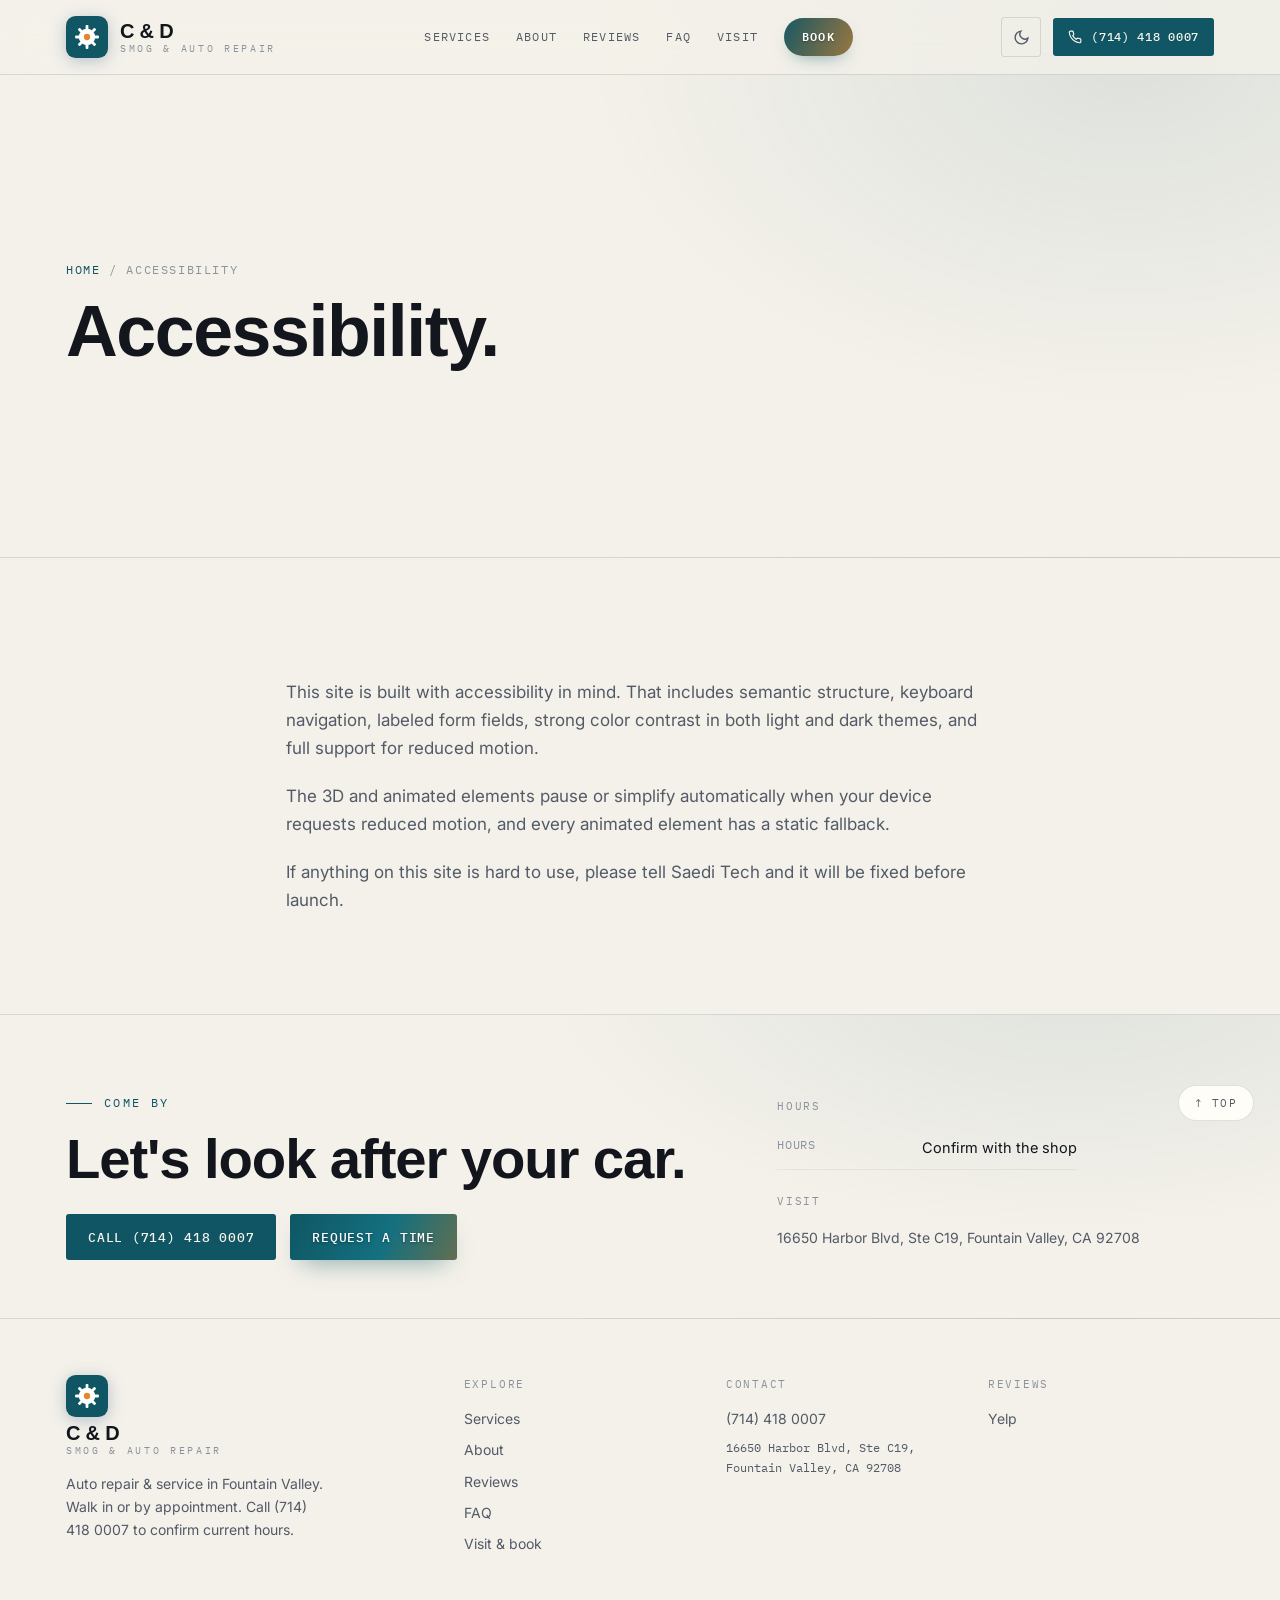
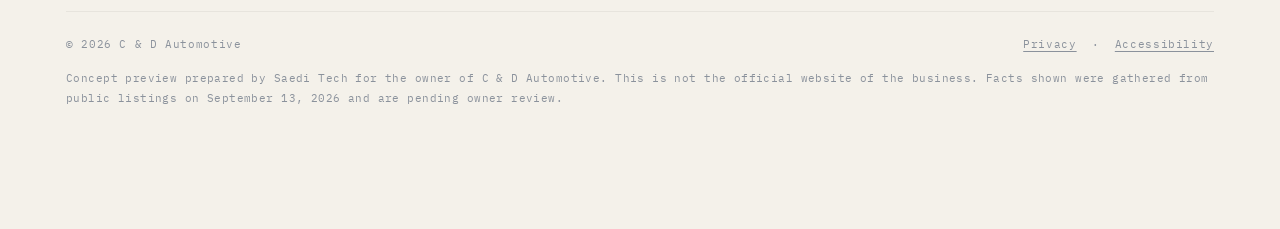
<file: accessibility.html>
<!doctype html>
<html lang="en">
<head>
<meta charset="utf-8" />
<meta name="viewport" content="width=device-width, initial-scale=1" />
<meta name="robots" content="noindex, nofollow" />
<title>Accessibility · C &amp; D Automotive</title>
<meta name="description" content="Accessibility statement for the C &amp; D Automotive website." />
<meta property="og:title" content="Accessibility · C &amp; D Automotive" /><meta property="og:type" content="website" />
<link rel="icon" href="data:image/svg+xml,%3Csvg xmlns='http://www.w3.org/2000/svg' viewBox='0 0 48 48'%3E%3Crect width='48' height='48' rx='11' fill='%230f5563'/%3E%3Crect x='22.4' y='10.4' width='3.2' height='5.4' rx='1.1' transform='rotate(0 24 24)' fill='%23fff'/%3E%3Crect x='22.4' y='10.4' width='3.2' height='5.4' rx='1.1' transform='rotate(45 24 24)' fill='%23fff'/%3E%3Crect x='22.4' y='10.4' width='3.2' height='5.4' rx='1.1' transform='rotate(90 24 24)' fill='%23fff'/%3E%3Crect x='22.4' y='10.4' width='3.2' height='5.4' rx='1.1' transform='rotate(135 24 24)' fill='%23fff'/%3E%3Crect x='22.4' y='10.4' width='3.2' height='5.4' rx='1.1' transform='rotate(180 24 24)' fill='%23fff'/%3E%3Crect x='22.4' y='10.4' width='3.2' height='5.4' rx='1.1' transform='rotate(225 24 24)' fill='%23fff'/%3E%3Crect x='22.4' y='10.4' width='3.2' height='5.4' rx='1.1' transform='rotate(270 24 24)' fill='%23fff'/%3E%3Crect x='22.4' y='10.4' width='3.2' height='5.4' rx='1.1' transform='rotate(315 24 24)' fill='%23fff'/%3E%3Ccircle cx='24' cy='24' r='9.4' fill='%23fff'/%3E%3Ccircle cx='24' cy='24' r='3.6' fill='%23e0862e'/%3E%3C/svg%3E">
<link rel="preconnect" href="https://fonts.googleapis.com"><link rel="preconnect" href="https://fonts.gstatic.com" crossorigin>
<link href="https://fonts.googleapis.com/css2?family=Bricolage+Grotesque:opsz,wght@12..96,600;12..96,700;12..96,800&family=Inter:wght@400;500;600&family=IBM+Plex+Mono:wght@400;500&display=swap" rel="stylesheet">
<link rel="stylesheet" href="assets/site.css">
<script type="importmap">{ "imports": { "three": "https://unpkg.com/three@0.160.0/build/three.module.js", "three/": "https://unpkg.com/three@0.160.0/" } }</script>

</head>
<body>
<a class="skip" href="#main">Skip to content</a>
<header class="sitehead" id="sitehead">
<nav class="top" aria-label="Main">
  <div class="wrap navin">
    <a class="logo" href="index.html" aria-label="C &amp; D Automotive, home">
      <svg class="emblem" viewBox="0 0 48 48" aria-hidden="true"><rect width="48" height="48" rx="11" fill="var(--indigo)"/><rect x='22.4' y='10.4' width='3.2' height='5.4' rx='1.1' transform='rotate(0 24 24)' fill='#fff'/><rect x='22.4' y='10.4' width='3.2' height='5.4' rx='1.1' transform='rotate(45 24 24)' fill='#fff'/><rect x='22.4' y='10.4' width='3.2' height='5.4' rx='1.1' transform='rotate(90 24 24)' fill='#fff'/><rect x='22.4' y='10.4' width='3.2' height='5.4' rx='1.1' transform='rotate(135 24 24)' fill='#fff'/><rect x='22.4' y='10.4' width='3.2' height='5.4' rx='1.1' transform='rotate(180 24 24)' fill='#fff'/><rect x='22.4' y='10.4' width='3.2' height='5.4' rx='1.1' transform='rotate(225 24 24)' fill='#fff'/><rect x='22.4' y='10.4' width='3.2' height='5.4' rx='1.1' transform='rotate(270 24 24)' fill='#fff'/><rect x='22.4' y='10.4' width='3.2' height='5.4' rx='1.1' transform='rotate(315 24 24)' fill='#fff'/><circle cx='24' cy='24' r='9.4' fill='#fff'/><circle cx='24' cy='24' r='3.6' fill='var(--shu)'/></svg>
      <span class="wm"><span class="n">C &amp; D</span><span class="s">Smog &amp; Auto Repair</span></span>
    </a>
    <div class="navlinks"><a href="services.html">Services</a><a href="about.html">About</a><a href="reviews.html">Reviews</a><a href="faq.html">FAQ</a><a href="visit.html">Visit</a><a href="index.html#book">Book</a></div>
    <div class="navright">
      <button class="tgl" id="themeTgl" aria-label="Switch between day and night theme" aria-pressed="false"><svg id="icMoon" viewBox="0 0 24 24" fill="none" stroke="currentColor" stroke-width="2" stroke-linecap="round"><path d="M21 12.8A9 9 0 1 1 11.2 3a7 7 0 0 0 9.8 9.8z"/></svg><svg id="icSun" viewBox="0 0 24 24" fill="none" stroke="currentColor" stroke-width="2" stroke-linecap="round" style="display:none"><circle cx="12" cy="12" r="4"/><path d="M12 2v2M12 20v2M4.9 4.9l1.4 1.4M17.7 17.7l1.4 1.4M2 12h2M20 12h2M4.9 19.1l1.4-1.4M17.7 6.3l1.4-1.4"/></svg></button>
      <a class="btn btn-fill btn-sm" href="tel:+17144180007"><svg width="14" height="14" viewBox="0 0 24 24" fill="none" stroke="currentColor" stroke-width="2" stroke-linecap="round" aria-hidden="true"><path d="M22 16.9v3a2 2 0 0 1-2.2 2 19.8 19.8 0 0 1-8.6-3 19.5 19.5 0 0 1-6-6 19.8 19.8 0 0 1-3-8.7A2 2 0 0 1 4.1 2h3a2 2 0 0 1 2 1.7c.13 1 .36 1.9.7 2.8a2 2 0 0 1-.45 2.1L8.1 9.9a16 16 0 0 0 6 6l1.3-1.3a2 2 0 0 1 2.1-.45c.9.34 1.8.57 2.8.7A2 2 0 0 1 22 16.9z"/></svg><span class="lbl">(714) 418 0007</span></a>
      <button class="burger" id="burger" aria-label="Open menu"><svg viewBox="0 0 24 24" fill="none" stroke="currentColor" stroke-width="2" stroke-linecap="round"><path d="M3 6h18M3 12h18M3 18h18"/></svg></button>
    </div>
  </div>
</nav>
</header>
<div class="mmenu" id="mmenu" aria-label="Menu">
  <button class="mclose" id="mclose" aria-label="Close menu">✕</button>
  <a href="services.html">Services</a><a href="about.html">About</a><a href="reviews.html">Reviews</a><a href="faq.html">FAQ</a><a href="visit.html">Visit</a><a href="visit.html">Get directions</a>
</div>
<header class="page-hero"><div class="wrap">
    <p class="crumb"><a href="index.html">Home</a> / Accessibility</p>
    <h1 class="ph">Accessibility.</h1>
    <p class="pl"></p>
  </div></header><main id="main"><section><div class="wrap narrow prose">
  <p class="up">This site is built with accessibility in mind. That includes semantic structure, keyboard navigation, labeled form fields, strong color contrast in both light and dark themes, and full support for reduced motion.</p>
  <p class="up">The 3D and animated elements pause or simplify automatically when your device requests reduced motion, and every animated element has a static fallback.</p>
  <p class="up">If anything on this site is hard to use, please tell Saedi Tech and it will be fixed before launch.</p>
</div></section></main><footer>
  <button class="backtop" id="backtop" aria-label="Back to top">↑ Top</button>
  <div class="foot-hero"><div class="wrap"><div class="foot-top">
    <div class="foot-cta"><p class="kick">Come by</p><h2>Let's look after your car.</h2><div class="cta"><a class="btn btn-fill" href="tel:+17144180007">Call (714) 418 0007</a><a class="btn btn-book" href="index.html#book">Request a time</a></div></div>
    <div class="foot-hours"><p class="ft">Hours</p><div class="hrow"><span>Hours</span><span>Confirm with the shop</span></div><p class="ft" style="margin-top:22px">Visit</p><p class="addr">16650 Harbor Blvd, Ste C19, Fountain Valley, CA 92708</p></div>
  </div></div></div>
  <div class="wrap foot-main">
    <div class="fgrid">
      <div class="fbrand">
        <a class="logo" href="index.html" aria-label="C &amp; D Automotive, home"><svg class="emblem" viewBox="0 0 48 48" aria-hidden="true"><rect width="48" height="48" rx="11" fill="var(--indigo)"/><rect x='22.4' y='10.4' width='3.2' height='5.4' rx='1.1' transform='rotate(0 24 24)' fill='#fff'/><rect x='22.4' y='10.4' width='3.2' height='5.4' rx='1.1' transform='rotate(45 24 24)' fill='#fff'/><rect x='22.4' y='10.4' width='3.2' height='5.4' rx='1.1' transform='rotate(90 24 24)' fill='#fff'/><rect x='22.4' y='10.4' width='3.2' height='5.4' rx='1.1' transform='rotate(135 24 24)' fill='#fff'/><rect x='22.4' y='10.4' width='3.2' height='5.4' rx='1.1' transform='rotate(180 24 24)' fill='#fff'/><rect x='22.4' y='10.4' width='3.2' height='5.4' rx='1.1' transform='rotate(225 24 24)' fill='#fff'/><rect x='22.4' y='10.4' width='3.2' height='5.4' rx='1.1' transform='rotate(270 24 24)' fill='#fff'/><rect x='22.4' y='10.4' width='3.2' height='5.4' rx='1.1' transform='rotate(315 24 24)' fill='#fff'/><circle cx='24' cy='24' r='9.4' fill='#fff'/><circle cx='24' cy='24' r='3.6' fill='var(--shu)'/></svg><span class="wm"><span class="n">C &amp; D</span><span class="s">Smog &amp; Auto Repair</span></span></a>
        <p>Auto repair &amp; service in Fountain Valley. Walk in or by appointment. Call (714) 418 0007 to confirm current hours.</p>
      </div>
      <div class="fcol"><p class="ft">Explore</p><a href="services.html">Services</a><a href="about.html">About</a><a href="reviews.html">Reviews</a><a href="faq.html">FAQ</a><a href="visit.html">Visit &amp; book</a></div>
      <div class="fcol"><p class="ft">Contact</p><a href="tel:+17144180007">(714) 418 0007</a><p class="mono" style="font-size:12px">16650 Harbor Blvd, Ste C19, Fountain Valley, CA 92708</p></div>
      <div class="fcol"><p class="ft">Reviews</p><a href="https://www.yelp.com/biz/c-and-d-automotive-fountain-valley" target="_blank" rel="noopener">Yelp</a></div>
    </div>
    <div class="legal"><span>© 2026 C &amp; D Automotive</span><span><a href="privacy.html">Privacy</a> &nbsp;·&nbsp; <a href="accessibility.html">Accessibility</a></span></div>
    <p class="preview-note">Concept preview prepared by Saedi Tech for the owner of C &amp; D Automotive. This is not the official website of the business. Facts shown were gathered from public listings on September 13, 2026 and are pending owner review.</p>
  </div>
</footer>
<div class="callbar" role="navigation" aria-label="Quick actions">
  <a class="c1" href="tel:+17144180007"><svg width="14" height="14" viewBox="0 0 24 24" fill="none" stroke="currentColor" stroke-width="2" stroke-linecap="round" aria-hidden="true"><path d="M22 16.9v3a2 2 0 0 1-2.2 2 19.8 19.8 0 0 1-8.6-3 19.5 19.5 0 0 1-6-6 19.8 19.8 0 0 1-3-8.7A2 2 0 0 1 4.1 2h3a2 2 0 0 1 2 1.7c.13 1 .36 1.9.7 2.8a2 2 0 0 1-.45 2.1L8.1 9.9a16 16 0 0 0 6 6l1.3-1.3a2 2 0 0 1 2.1-.45c.9.34 1.8.57 2.8.7A2 2 0 0 1 22 16.9z"/></svg>Call the shop</a>
  <a class="c2" href="visit.html">Request a time</a>
</div>
<script src="assets/app.js" defer></script>
</body>
</html>
</file>
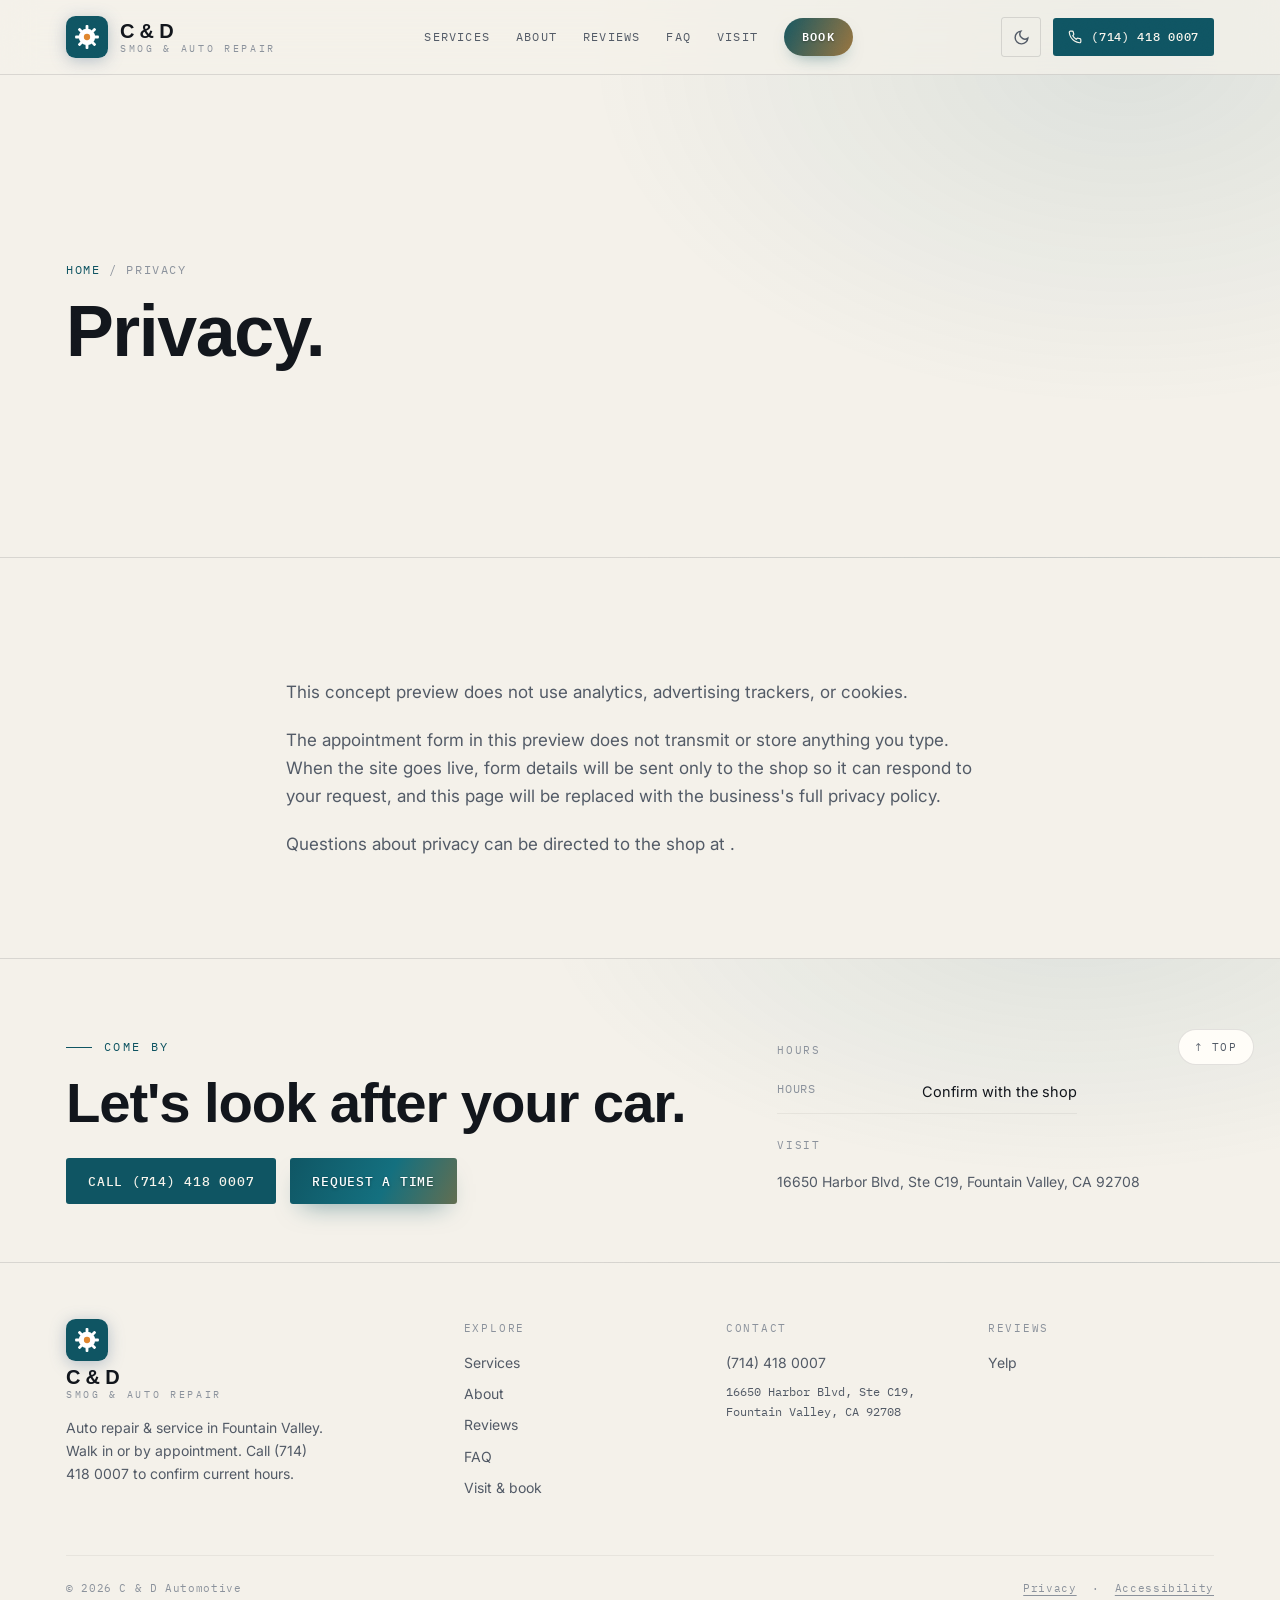
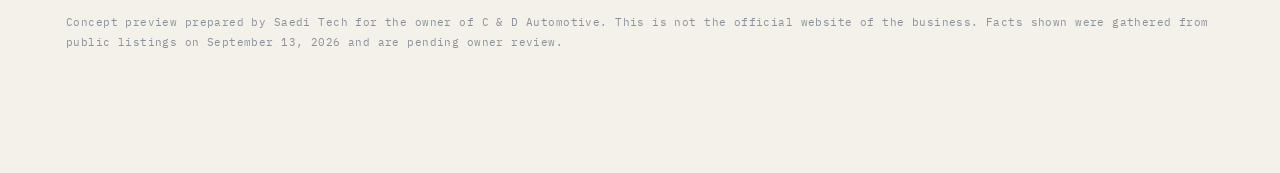
<file: privacy.html>
<!doctype html>
<html lang="en">
<head>
<meta charset="utf-8" />
<meta name="viewport" content="width=device-width, initial-scale=1" />
<meta name="robots" content="noindex, nofollow" />
<title>Privacy · C &amp; D Automotive</title>
<meta name="description" content="Privacy information for the C &amp; D Automotive website." />
<meta property="og:title" content="Privacy · C &amp; D Automotive" /><meta property="og:type" content="website" />
<link rel="icon" href="data:image/svg+xml,%3Csvg xmlns='http://www.w3.org/2000/svg' viewBox='0 0 48 48'%3E%3Crect width='48' height='48' rx='11' fill='%230f5563'/%3E%3Crect x='22.4' y='10.4' width='3.2' height='5.4' rx='1.1' transform='rotate(0 24 24)' fill='%23fff'/%3E%3Crect x='22.4' y='10.4' width='3.2' height='5.4' rx='1.1' transform='rotate(45 24 24)' fill='%23fff'/%3E%3Crect x='22.4' y='10.4' width='3.2' height='5.4' rx='1.1' transform='rotate(90 24 24)' fill='%23fff'/%3E%3Crect x='22.4' y='10.4' width='3.2' height='5.4' rx='1.1' transform='rotate(135 24 24)' fill='%23fff'/%3E%3Crect x='22.4' y='10.4' width='3.2' height='5.4' rx='1.1' transform='rotate(180 24 24)' fill='%23fff'/%3E%3Crect x='22.4' y='10.4' width='3.2' height='5.4' rx='1.1' transform='rotate(225 24 24)' fill='%23fff'/%3E%3Crect x='22.4' y='10.4' width='3.2' height='5.4' rx='1.1' transform='rotate(270 24 24)' fill='%23fff'/%3E%3Crect x='22.4' y='10.4' width='3.2' height='5.4' rx='1.1' transform='rotate(315 24 24)' fill='%23fff'/%3E%3Ccircle cx='24' cy='24' r='9.4' fill='%23fff'/%3E%3Ccircle cx='24' cy='24' r='3.6' fill='%23e0862e'/%3E%3C/svg%3E">
<link rel="preconnect" href="https://fonts.googleapis.com"><link rel="preconnect" href="https://fonts.gstatic.com" crossorigin>
<link href="https://fonts.googleapis.com/css2?family=Bricolage+Grotesque:opsz,wght@12..96,600;12..96,700;12..96,800&family=Inter:wght@400;500;600&family=IBM+Plex+Mono:wght@400;500&display=swap" rel="stylesheet">
<link rel="stylesheet" href="assets/site.css">
<script type="importmap">{ "imports": { "three": "https://unpkg.com/three@0.160.0/build/three.module.js", "three/": "https://unpkg.com/three@0.160.0/" } }</script>

</head>
<body>
<a class="skip" href="#main">Skip to content</a>
<header class="sitehead" id="sitehead">
<nav class="top" aria-label="Main">
  <div class="wrap navin">
    <a class="logo" href="index.html" aria-label="C &amp; D Automotive, home">
      <svg class="emblem" viewBox="0 0 48 48" aria-hidden="true"><rect width="48" height="48" rx="11" fill="var(--indigo)"/><rect x='22.4' y='10.4' width='3.2' height='5.4' rx='1.1' transform='rotate(0 24 24)' fill='#fff'/><rect x='22.4' y='10.4' width='3.2' height='5.4' rx='1.1' transform='rotate(45 24 24)' fill='#fff'/><rect x='22.4' y='10.4' width='3.2' height='5.4' rx='1.1' transform='rotate(90 24 24)' fill='#fff'/><rect x='22.4' y='10.4' width='3.2' height='5.4' rx='1.1' transform='rotate(135 24 24)' fill='#fff'/><rect x='22.4' y='10.4' width='3.2' height='5.4' rx='1.1' transform='rotate(180 24 24)' fill='#fff'/><rect x='22.4' y='10.4' width='3.2' height='5.4' rx='1.1' transform='rotate(225 24 24)' fill='#fff'/><rect x='22.4' y='10.4' width='3.2' height='5.4' rx='1.1' transform='rotate(270 24 24)' fill='#fff'/><rect x='22.4' y='10.4' width='3.2' height='5.4' rx='1.1' transform='rotate(315 24 24)' fill='#fff'/><circle cx='24' cy='24' r='9.4' fill='#fff'/><circle cx='24' cy='24' r='3.6' fill='var(--shu)'/></svg>
      <span class="wm"><span class="n">C &amp; D</span><span class="s">Smog &amp; Auto Repair</span></span>
    </a>
    <div class="navlinks"><a href="services.html">Services</a><a href="about.html">About</a><a href="reviews.html">Reviews</a><a href="faq.html">FAQ</a><a href="visit.html">Visit</a><a href="index.html#book">Book</a></div>
    <div class="navright">
      <button class="tgl" id="themeTgl" aria-label="Switch between day and night theme" aria-pressed="false"><svg id="icMoon" viewBox="0 0 24 24" fill="none" stroke="currentColor" stroke-width="2" stroke-linecap="round"><path d="M21 12.8A9 9 0 1 1 11.2 3a7 7 0 0 0 9.8 9.8z"/></svg><svg id="icSun" viewBox="0 0 24 24" fill="none" stroke="currentColor" stroke-width="2" stroke-linecap="round" style="display:none"><circle cx="12" cy="12" r="4"/><path d="M12 2v2M12 20v2M4.9 4.9l1.4 1.4M17.7 17.7l1.4 1.4M2 12h2M20 12h2M4.9 19.1l1.4-1.4M17.7 6.3l1.4-1.4"/></svg></button>
      <a class="btn btn-fill btn-sm" href="tel:+17144180007"><svg width="14" height="14" viewBox="0 0 24 24" fill="none" stroke="currentColor" stroke-width="2" stroke-linecap="round" aria-hidden="true"><path d="M22 16.9v3a2 2 0 0 1-2.2 2 19.8 19.8 0 0 1-8.6-3 19.5 19.5 0 0 1-6-6 19.8 19.8 0 0 1-3-8.7A2 2 0 0 1 4.1 2h3a2 2 0 0 1 2 1.7c.13 1 .36 1.9.7 2.8a2 2 0 0 1-.45 2.1L8.1 9.9a16 16 0 0 0 6 6l1.3-1.3a2 2 0 0 1 2.1-.45c.9.34 1.8.57 2.8.7A2 2 0 0 1 22 16.9z"/></svg><span class="lbl">(714) 418 0007</span></a>
      <button class="burger" id="burger" aria-label="Open menu"><svg viewBox="0 0 24 24" fill="none" stroke="currentColor" stroke-width="2" stroke-linecap="round"><path d="M3 6h18M3 12h18M3 18h18"/></svg></button>
    </div>
  </div>
</nav>
</header>
<div class="mmenu" id="mmenu" aria-label="Menu">
  <button class="mclose" id="mclose" aria-label="Close menu">✕</button>
  <a href="services.html">Services</a><a href="about.html">About</a><a href="reviews.html">Reviews</a><a href="faq.html">FAQ</a><a href="visit.html">Visit</a><a href="visit.html">Get directions</a>
</div>
<header class="page-hero"><div class="wrap">
    <p class="crumb"><a href="index.html">Home</a> / Privacy</p>
    <h1 class="ph">Privacy.</h1>
    <p class="pl"></p>
  </div></header><main id="main"><section><div class="wrap narrow prose">
  <p class="up">This concept preview does not use analytics, advertising trackers, or cookies.</p>
  <p class="up">The appointment form in this preview does not transmit or store anything you type. When the site goes live, form details will be sent only to the shop so it can respond to your request, and this page will be replaced with the business's full privacy policy.</p>
  <p class="up">Questions about privacy can be directed to the shop at <a href="mailto:" style="color:var(--indigo-tx)"></a>.</p>
</div></section></main><footer>
  <button class="backtop" id="backtop" aria-label="Back to top">↑ Top</button>
  <div class="foot-hero"><div class="wrap"><div class="foot-top">
    <div class="foot-cta"><p class="kick">Come by</p><h2>Let's look after your car.</h2><div class="cta"><a class="btn btn-fill" href="tel:+17144180007">Call (714) 418 0007</a><a class="btn btn-book" href="index.html#book">Request a time</a></div></div>
    <div class="foot-hours"><p class="ft">Hours</p><div class="hrow"><span>Hours</span><span>Confirm with the shop</span></div><p class="ft" style="margin-top:22px">Visit</p><p class="addr">16650 Harbor Blvd, Ste C19, Fountain Valley, CA 92708</p></div>
  </div></div></div>
  <div class="wrap foot-main">
    <div class="fgrid">
      <div class="fbrand">
        <a class="logo" href="index.html" aria-label="C &amp; D Automotive, home"><svg class="emblem" viewBox="0 0 48 48" aria-hidden="true"><rect width="48" height="48" rx="11" fill="var(--indigo)"/><rect x='22.4' y='10.4' width='3.2' height='5.4' rx='1.1' transform='rotate(0 24 24)' fill='#fff'/><rect x='22.4' y='10.4' width='3.2' height='5.4' rx='1.1' transform='rotate(45 24 24)' fill='#fff'/><rect x='22.4' y='10.4' width='3.2' height='5.4' rx='1.1' transform='rotate(90 24 24)' fill='#fff'/><rect x='22.4' y='10.4' width='3.2' height='5.4' rx='1.1' transform='rotate(135 24 24)' fill='#fff'/><rect x='22.4' y='10.4' width='3.2' height='5.4' rx='1.1' transform='rotate(180 24 24)' fill='#fff'/><rect x='22.4' y='10.4' width='3.2' height='5.4' rx='1.1' transform='rotate(225 24 24)' fill='#fff'/><rect x='22.4' y='10.4' width='3.2' height='5.4' rx='1.1' transform='rotate(270 24 24)' fill='#fff'/><rect x='22.4' y='10.4' width='3.2' height='5.4' rx='1.1' transform='rotate(315 24 24)' fill='#fff'/><circle cx='24' cy='24' r='9.4' fill='#fff'/><circle cx='24' cy='24' r='3.6' fill='var(--shu)'/></svg><span class="wm"><span class="n">C &amp; D</span><span class="s">Smog &amp; Auto Repair</span></span></a>
        <p>Auto repair &amp; service in Fountain Valley. Walk in or by appointment. Call (714) 418 0007 to confirm current hours.</p>
      </div>
      <div class="fcol"><p class="ft">Explore</p><a href="services.html">Services</a><a href="about.html">About</a><a href="reviews.html">Reviews</a><a href="faq.html">FAQ</a><a href="visit.html">Visit &amp; book</a></div>
      <div class="fcol"><p class="ft">Contact</p><a href="tel:+17144180007">(714) 418 0007</a><p class="mono" style="font-size:12px">16650 Harbor Blvd, Ste C19, Fountain Valley, CA 92708</p></div>
      <div class="fcol"><p class="ft">Reviews</p><a href="https://www.yelp.com/biz/c-and-d-automotive-fountain-valley" target="_blank" rel="noopener">Yelp</a></div>
    </div>
    <div class="legal"><span>© 2026 C &amp; D Automotive</span><span><a href="privacy.html">Privacy</a> &nbsp;·&nbsp; <a href="accessibility.html">Accessibility</a></span></div>
    <p class="preview-note">Concept preview prepared by Saedi Tech for the owner of C &amp; D Automotive. This is not the official website of the business. Facts shown were gathered from public listings on September 13, 2026 and are pending owner review.</p>
  </div>
</footer>
<div class="callbar" role="navigation" aria-label="Quick actions">
  <a class="c1" href="tel:+17144180007"><svg width="14" height="14" viewBox="0 0 24 24" fill="none" stroke="currentColor" stroke-width="2" stroke-linecap="round" aria-hidden="true"><path d="M22 16.9v3a2 2 0 0 1-2.2 2 19.8 19.8 0 0 1-8.6-3 19.5 19.5 0 0 1-6-6 19.8 19.8 0 0 1-3-8.7A2 2 0 0 1 4.1 2h3a2 2 0 0 1 2 1.7c.13 1 .36 1.9.7 2.8a2 2 0 0 1-.45 2.1L8.1 9.9a16 16 0 0 0 6 6l1.3-1.3a2 2 0 0 1 2.1-.45c.9.34 1.8.57 2.8.7A2 2 0 0 1 22 16.9z"/></svg>Call the shop</a>
  <a class="c2" href="visit.html">Request a time</a>
</div>
<script src="assets/app.js" defer></script>
</body>
</html>
</file>
<file: assets/site.css>
/* Hiro's Auto Repair — shared design system (Saedi Tech concept preview) */
:root{
  --bg:#f4f1ea; --bg2:#ebe6db; --card:#fffdf8; --card2:#f7f3ea;
  --line:rgba(18,22,28,.12); --line2:rgba(18,22,28,.06);
  --text:#12161c; --muted:#525a66; --faint:#8b929c;
  --indigo:#0f5563; --indigo-2:#14707f; --indigo-tx:#0d5361; --indigo-soft:rgba(15,85,99,.1);
  --shu:#e0862e; --shu-tx:#b96c1e; --gold:#e0862e;
  --nav-bg:rgba(244,241,234,.72); --chip-bg:rgba(255,255,255,.6); --btn-tx:#f7f4ec;
  --hero-a:rgba(15,85,99,.14); --hero-b:rgba(224,134,46,.09); --grain:.035;
  --map-filter:saturate(.9) contrast(1.02); --ease:cubic-bezier(.16,1,.3,1);
}
:root[data-theme="night"]{
  --bg:#080b10; --bg2:#0c1016; --card:#10151d; --card2:#0d1219;
  --line:rgba(237,240,244,.1); --line2:rgba(237,240,244,.05);
  --text:#eef1f5; --muted:#a6adb8; --faint:#69707c;
  --indigo:#3fb0c4; --indigo-2:#5cc6d8; --indigo-tx:#86d6e4; --indigo-soft:rgba(63,176,196,.12);
  --shu:#eaa055; --shu-tx:#f0b56f; --gold:#eaa055;
  --nav-bg:rgba(8,11,16,.66); --chip-bg:rgba(16,21,29,.5); --btn-tx:#080b10;
  --hero-a:rgba(63,176,196,.26); --hero-b:rgba(234,160,85,.12); --grain:.06;
  --map-filter:grayscale(1) invert(.92) contrast(.9) hue-rotate(180deg);
}
*{margin:0;padding:0;box-sizing:border-box}
html{scroll-behavior:smooth}
@media (prefers-reduced-motion:reduce){html{scroll-behavior:auto}}
body{background:var(--bg);color:var(--text);font-family:'Inter',system-ui,sans-serif;font-size:16px;line-height:1.65;-webkit-font-smoothing:antialiased;transition:background .5s,color .5s;overflow-x:hidden}
::selection{background:var(--indigo);color:var(--btn-tx)}
img,svg{max-width:100%}a{color:inherit}
.jp{font-family:'Noto Sans JP','Inter',sans-serif}
.mono{font-family:'IBM Plex Mono',monospace}
.wrap{max-width:1200px;margin:0 auto;padding:0 26px}
.narrow{max-width:900px}
.skip{position:absolute;left:-9999px;top:0;background:var(--indigo);color:var(--btn-tx);padding:10px 18px;z-index:200;font-weight:600}
.skip:focus{left:12px;top:12px}
:focus-visible{outline:2px solid var(--indigo);outline-offset:3px;border-radius:2px}
body::after{content:"";position:fixed;inset:0;z-index:300;pointer-events:none;opacity:var(--grain);mix-blend-mode:overlay;background-image:url("data:image/svg+xml,%3Csvg xmlns='http://www.w3.org/2000/svg' width='120' height='120'%3E%3Cfilter id='n'%3E%3CfeTurbulence type='fractalNoise' baseFrequency='.85' numOctaves='2'/%3E%3C/filter%3E%3Crect width='100%25' height='100%25' filter='url(%23n)'/%3E%3C/svg%3E")}

/* logo */
.logo{display:flex;align-items:center;gap:12px;text-decoration:none}
.logo .emblem{width:42px;height:42px;flex:none;filter:drop-shadow(0 3px 8px rgba(23,63,115,.28))}
.logo .wm{display:flex;flex-direction:column;line-height:1}
.logo .wm .n{font-family:'Space Grotesk',sans-serif;font-weight:800;font-size:20px;letter-spacing:-.01em;color:var(--text)}
.logo .wm .s{font-family:'IBM Plex Mono',monospace;font-size:9.5px;letter-spacing:.28em;text-transform:uppercase;color:var(--faint);margin-top:3px}
.logo .wm .s b{color:var(--shu-tx);font-weight:500}

/* header (top bar + nav) */
.sitehead{position:fixed;top:0;left:0;right:0;z-index:100}
.topbar{background:var(--indigo);color:#eaf0f8;height:40px;overflow:hidden;transition:height .35s var(--ease),opacity .3s}
.topbar .tbin{display:flex;align-items:center;justify-content:space-between;height:40px;font-family:'IBM Plex Mono',monospace;font-size:11px;letter-spacing:.11em;text-transform:uppercase}
.topbar .tb-l{color:rgba(234,240,248,.85)}.topbar .tb-l b{color:#ec8a72;font-weight:500}
.topbar .tb-r{display:flex;align-items:center;gap:16px;color:rgba(234,240,248,.85)}
.topbar .tb-r a{color:#fff;text-decoration:none}.topbar .tb-r a:hover{color:#ec8a72}
.topbar .dot2{width:5px;height:5px;border-radius:50%;background:rgba(255,255,255,.4)}
nav.top{position:relative;background:var(--nav-bg);backdrop-filter:blur(18px) saturate(1.4);-webkit-backdrop-filter:blur(18px) saturate(1.4);border-bottom:1px solid var(--line);transition:box-shadow .35s,background .35s}
.sitehead.scrolled .topbar{height:0;opacity:0}
.sitehead.scrolled nav.top{box-shadow:0 12px 34px -18px rgba(8,11,16,.5)}
.navin{display:flex;align-items:center;justify-content:space-between;height:74px;gap:18px}
@media (max-width:768px){.topbar{display:none}}
.navlinks{display:flex;gap:26px;align-items:center}
.navlinks a{font-family:'IBM Plex Mono',monospace;font-size:12px;letter-spacing:.1em;text-transform:uppercase;text-decoration:none;color:var(--muted);transition:color .25s;position:relative}
.navlinks a[aria-current="page"]{color:var(--text)}
.navlinks a::after{content:"";position:absolute;left:0;bottom:-6px;width:0;height:1.5px;background:var(--shu);transition:width .3s var(--ease)}
.navlinks a:hover::after,.navlinks a[aria-current="page"]::after{width:100%}
.navlinks a:hover{color:var(--text)}
.navright{display:flex;align-items:center;gap:12px}
.btn{display:inline-flex;align-items:center;justify-content:center;gap:9px;font-family:'IBM Plex Mono',monospace;font-size:12.5px;letter-spacing:.06em;text-transform:uppercase;font-weight:500;padding:13px 22px;border-radius:3px;text-decoration:none;border:none;cursor:pointer;transition:transform .35s var(--ease),box-shadow .35s,background .35s,color .35s}
.btn-fill{background:var(--indigo);color:var(--btn-tx)}
.btn-fill:hover{transform:translateY(-2px);box-shadow:0 14px 38px -12px var(--indigo)}
.btn-line{background:transparent;color:var(--text);border:1px solid var(--line)}
.btn-line:hover{border-color:var(--indigo);color:var(--indigo-tx)}
.btn-sm{padding:10px 15px;font-size:11.5px}
.tgl,.burger{width:40px;height:40px;border-radius:3px;border:1px solid var(--line);background:transparent;color:var(--muted);display:grid;place-items:center;cursor:pointer;transition:color .3s,border-color .3s}
.tgl:hover,.burger:hover{color:var(--indigo-tx);border-color:var(--indigo)}
.tgl svg{width:17px;height:17px}.burger{display:none}.burger svg{width:20px;height:20px}
@media (max-width:940px){.navlinks{display:none}.burger{display:grid}}
@media (max-width:560px){.logo .wm .s{display:none}.navright .btn span.lbl{display:none}}
/* mobile menu */
.mmenu{position:fixed;inset:0;z-index:150;background:var(--bg);transform:translateY(-100%);visibility:hidden;opacity:0;transition:transform .45s var(--ease),opacity .35s,visibility .35s;display:flex;flex-direction:column;padding:96px 26px 40px;overflow-y:auto}
.mmenu.open{transform:none;visibility:visible;opacity:1}
.mmenu a{font-family:'Space Grotesk',sans-serif;font-weight:700;font-size:30px;text-decoration:none;color:var(--text);padding:16px 0;border-bottom:1px solid var(--line)}
.mmenu a:hover{color:var(--indigo-tx)}
.mclose{position:absolute;top:22px;right:22px;width:40px;height:40px;border:1px solid var(--line);border-radius:3px;background:transparent;color:var(--text);cursor:pointer;font-size:20px}

/* generic hero for home */
header.hero{position:relative;min-height:100svh;overflow:hidden}
.sticky{position:relative;min-height:100svh;overflow:hidden;display:flex;align-items:center;padding:90px 0 44px}
/* scroll-driven exploded 3D hero */
header.hero.scroll3d{height:340vh;min-height:0;overflow:visible}
header.hero.scroll3d .sticky{position:sticky;top:0;height:100svh;min-height:0;padding:0}
.callouts{position:absolute;z-index:2;top:50%;left:26px;transform:translateY(-50%);max-width:360px;opacity:0;pointer-events:none;will-change:opacity}
.callouts h3{font-family:'Space Grotesk',sans-serif;font-weight:800;font-size:clamp(26px,3.2vw,40px);letter-spacing:-.02em;line-height:1.02;margin-bottom:18px}
.callout{display:flex;gap:14px;align-items:flex-start;padding:12px 0;border-top:1px solid var(--line)}
.callout .cn{font-family:'IBM Plex Mono',monospace;font-size:11px;color:var(--shu-tx);letter-spacing:.1em;padding-top:3px;min-width:24px}
.callout .cx b{font-family:'Space Grotesk',sans-serif;font-weight:700;font-size:16px;display:block;margin-bottom:2px}
.callout .cx span{font-size:13px;color:var(--muted)}
.hprog{position:absolute;left:0;right:0;bottom:0;height:2px;background:var(--line2);z-index:5}
.hprog i{display:block;height:100%;width:0;background:linear-gradient(90deg,var(--indigo),var(--shu))}
@media (max-width:940px){header.hero.scroll3d{height:280vh}header.hero.scroll3d .sticky{align-items:flex-start}.hero-copy{padding-top:100px}.callouts{left:26px;right:26px;max-width:none;top:40%}}
@media (prefers-reduced-motion:reduce){header.hero.scroll3d{height:auto;min-height:100svh}header.hero.scroll3d .sticky{position:relative}.callouts{display:none}.hprog{display:none}}
.hero-bg{position:absolute;inset:0;z-index:0;background:radial-gradient(60% 55% at 74% 38%,var(--hero-a),transparent 70%),radial-gradient(50% 45% at 12% 92%,var(--hero-b),transparent 70%),var(--bg)}
#gl{position:absolute;inset:0;z-index:1;width:100%;height:100%;display:block;touch-action:pan-y;cursor:grab}#gl:active{cursor:grabbing}
.hero-fb{position:absolute;z-index:1;right:6%;top:50%;transform:translateY(-50%);width:min(42vw,460px);aspect-ratio:1;border-radius:50%;background:radial-gradient(circle at 40% 35%,#2b3a52,#0c1119 70%);box-shadow:0 40px 120px -30px rgba(23,63,115,.6);display:none}
.herogrid{position:relative;z-index:2;width:100%}
.hero-copy{max-width:600px}
.tag{display:inline-flex;align-items:center;gap:12px;font-family:'IBM Plex Mono',monospace;font-size:11.5px;letter-spacing:.22em;text-transform:uppercase;color:var(--indigo-tx);margin-bottom:26px;padding:8px 14px;border:1px solid var(--line);border-radius:40px;background:var(--chip-bg);backdrop-filter:blur(6px)}
.tag .dot{width:7px;height:7px;border-radius:50%;background:var(--shu);box-shadow:0 0 0 4px rgba(201,75,46,.18)}
h1{font-family:'Space Grotesk',sans-serif;font-weight:800;font-size:clamp(46px,7vw,92px);line-height:.98;letter-spacing:-.025em;color:var(--text)}
h1 .in{background:linear-gradient(120deg,var(--indigo-2),var(--shu));-webkit-background-clip:text;background-clip:text;color:transparent}
.hero p.lede{font-size:clamp(16px,1.5vw,19px);color:var(--muted);max-width:500px;margin:26px 0 34px}
.cta{display:flex;gap:14px;flex-wrap:wrap}
.chips{display:flex;gap:8px;flex-wrap:wrap;margin-top:34px}
.chip{font-family:'IBM Plex Mono',monospace;font-size:11px;letter-spacing:.06em;text-transform:uppercase;color:var(--muted);border:1px solid var(--line);background:var(--chip-bg);border-radius:40px;padding:8px 14px;backdrop-filter:blur(6px)}
.badge3d{position:absolute;right:6%;bottom:12%;z-index:3;background:var(--card);border:1px solid var(--line);border-radius:6px;padding:14px 18px;box-shadow:0 20px 50px -24px rgba(18,22,28,.4);display:flex;align-items:center;gap:14px}
.badge3d .rt{font-family:'Space Grotesk',sans-serif;font-weight:800;font-size:26px;line-height:1}
.badge3d .rl{font-family:'IBM Plex Mono',monospace;font-size:10px;letter-spacing:.12em;text-transform:uppercase;color:var(--faint)}
.badge3d .star{color:var(--shu)}
.grab{position:absolute;z-index:4;right:6%;top:15%;display:flex;align-items:center;gap:8px;font-family:'IBM Plex Mono',monospace;font-size:10px;letter-spacing:.18em;text-transform:uppercase;color:var(--faint)}
.cue{position:absolute;bottom:34px;left:50%;transform:translateX(-50%);z-index:4;display:flex;flex-direction:column;align-items:center;gap:8px;color:var(--faint);font-family:'IBM Plex Mono',monospace;font-size:10px;letter-spacing:.22em;text-transform:uppercase}
.cue .bar{width:1px;height:34px;background:linear-gradient(var(--faint),transparent);animation:drop 2.4s var(--ease) infinite}
@keyframes drop{0%{transform:scaleY(0);transform-origin:top}45%{transform:scaleY(1);transform-origin:top}55%{transform:scaleY(1);transform-origin:bottom}100%{transform:scaleY(0);transform-origin:bottom}}
@media (prefers-reduced-motion:reduce){.cue .bar{animation:none}.grab{display:none}}
@media (max-width:940px){.hero-copy{max-width:none}.badge3d{right:auto;left:26px;bottom:8%}.grab{top:9%;right:26px}}

/* subpage banner */
.page-hero{position:relative;padding:150px 0 60px;min-height:62vh;display:flex;align-items:center;border-bottom:1px solid var(--line);background:radial-gradient(60% 90% at 88% 10%,var(--indigo-soft),transparent 70%),var(--bg);overflow:hidden}
.page-hero .wrap{position:relative;z-index:2;width:100%}
.subcanvas{position:absolute;right:-4%;top:0;bottom:0;width:52%;z-index:1;display:block;touch-action:pan-y;cursor:grab}
.subcanvas:active{cursor:grabbing}
.subgrab{position:absolute;right:6%;bottom:26px;z-index:3;display:flex;align-items:center;gap:8px;font-family:'IBM Plex Mono',monospace;font-size:10px;letter-spacing:.18em;text-transform:uppercase;color:var(--faint)}
.crumb{font-family:'IBM Plex Mono',monospace;font-size:11.5px;letter-spacing:.14em;text-transform:uppercase;color:var(--faint);margin-bottom:16px}
.crumb a{color:var(--indigo-tx);text-decoration:none}
.page-hero h1.ph{font-family:'Space Grotesk',sans-serif;font-weight:800;font-size:clamp(38px,5.6vw,72px);line-height:1;letter-spacing:-.02em;max-width:620px}
.page-hero p.pl{color:var(--muted);max-width:540px;margin-top:18px;font-size:17px}
@media (max-width:820px){.subcanvas{opacity:.42;width:74%;right:-10%}.page-hero{min-height:auto}}

/* marquee */
.marquee{overflow:hidden;border-top:1px solid var(--line);border-bottom:1px solid var(--line);background:var(--indigo);padding:16px 0}
.mrow{display:flex;gap:44px;white-space:nowrap;width:max-content;animation:slide 32s linear infinite;font-family:'Space Grotesk',sans-serif;font-weight:700;font-size:19px;letter-spacing:.02em;color:rgba(247,244,236,.9);align-items:center}
.mrow span{display:inline-flex;align-items:center;gap:44px}
.mrow .d{width:7px;height:7px;border-radius:50%;background:var(--shu)}
@keyframes slide{to{transform:translateX(-50%)}}
@media (prefers-reduced-motion:reduce){.mrow{animation:none}}

/* strip */
.strip{border-bottom:1px solid var(--line);background:var(--bg2)}
.stripin{display:grid;grid-template-columns:repeat(4,1fr)}
.stat{padding:28px 24px;border-left:1px solid var(--line)}.stat:first-child{border-left:none}.stat a{text-decoration:none}
.stat .v{font-family:'Space Grotesk',sans-serif;font-weight:800;font-size:27px;letter-spacing:-.01em}
.stat .v .star{color:var(--shu)}
.stat .l{font-family:'IBM Plex Mono',monospace;font-size:10.5px;letter-spacing:.14em;text-transform:uppercase;color:var(--faint);margin-top:6px}
.stat a:hover .v{color:var(--indigo-tx)}
@media (max-width:820px){.stripin{grid-template-columns:1fr 1fr}.stat:nth-child(3){border-left:none}.stat{padding:22px 20px}.stat .v{font-size:22px}}

section{padding:100px 0;scroll-margin-top:74px;position:relative}
.kick{font-family:'IBM Plex Mono',monospace;font-size:11.5px;letter-spacing:.2em;text-transform:uppercase;color:var(--indigo-tx);display:inline-flex;align-items:center;gap:12px;margin-bottom:18px}
.kick::before{content:"";width:26px;height:1px;background:var(--indigo)}
.kick .jp{color:var(--shu-tx);letter-spacing:.1em}
h2{font-family:'Space Grotesk',sans-serif;font-weight:800;font-size:clamp(32px,4.6vw,58px);line-height:1.0;letter-spacing:-.02em;max-width:680px}
h3.blk{font-family:'Space Grotesk',sans-serif;font-weight:700;font-size:24px;letter-spacing:-.01em}
.sub{color:var(--muted);max-width:600px;margin-top:18px;font-size:17px}

/* services grid */
.svcgrid{display:grid;grid-template-columns:repeat(3,1fr);gap:1px;background:var(--line);border:1px solid var(--line);border-radius:8px;overflow:hidden;margin-top:52px}
.svc{background:var(--card);padding:34px 30px 36px;position:relative;transition:background .4s;text-decoration:none;color:inherit;display:block}
.svc:hover{background:var(--card2)}
.svc .no{font-family:'IBM Plex Mono',monospace;font-size:10.5px;letter-spacing:.16em;color:var(--faint)}
.svc .ic{width:48px;height:48px;margin:20px 0;color:var(--indigo);transition:transform .5s var(--ease)}
.svc:hover .ic{transform:translateY(-4px) scale(1.06)}
.svc h3{font-family:'Space Grotesk',sans-serif;font-weight:700;font-size:21px;letter-spacing:-.01em;margin-bottom:10px}
.svc p{font-size:14.5px;color:var(--muted)}
.svc .more{font-family:'IBM Plex Mono',monospace;font-size:11px;letter-spacing:.1em;text-transform:uppercase;color:var(--indigo-tx);margin-top:16px;display:inline-block}
@media (max-width:920px){.svcgrid{grid-template-columns:1fr 1fr}}
@media (max-width:600px){.svcgrid{grid-template-columns:1fr}}

/* two-col feature (why) */
#why,.band{background:var(--bg2);border-top:1px solid var(--line);border-bottom:1px solid var(--line)}
.whygrid{display:grid;grid-template-columns:repeat(3,1fr);gap:42px;margin-top:56px}
.why .big{font-family:'Space Grotesk',sans-serif;font-weight:800;font-size:clamp(24px,2.6vw,32px);line-height:1.06;letter-spacing:-.01em;border-top:2px solid var(--indigo);padding-top:22px}
.why .big .jpb{display:block;font-family:'Noto Sans JP',sans-serif;font-weight:700;font-size:15px;color:var(--shu-tx);letter-spacing:.3em;margin-bottom:10px}
.why p{color:var(--muted);margin-top:14px;font-size:15px}
@media (max-width:820px){.whygrid{grid-template-columns:1fr;gap:32px}}

/* about + prose */
.abgrid{display:grid;grid-template-columns:1fr 1fr;gap:64px;align-items:center}
.abcopy p{color:var(--muted);margin-top:18px;font-size:17px}.abcopy p strong{color:var(--text);font-weight:600}
.prose{max-width:760px}
.prose p{color:var(--muted);font-size:17px;margin-top:20px}
.prose h2{margin-top:48px}
.prose h3{font-family:'Space Grotesk',sans-serif;font-weight:700;font-size:22px;margin-top:34px}
.prose ul{margin:18px 0 0 0;list-style:none;display:grid;gap:12px}
.prose ul li{position:relative;padding-left:26px;color:var(--muted)}
.prose ul li::before{content:"";position:absolute;left:0;top:9px;width:8px;height:8px;border-radius:1px;background:var(--shu)}
.photo-slot{border:1px dashed var(--line);border-radius:8px;background:var(--card);aspect-ratio:4/3.1;display:grid;place-items:center;text-align:center;padding:30px;position:relative;overflow:hidden}
.photo-slot.tall{aspect-ratio:1/1}
.photo-slot::before{content:"";position:absolute;inset:0;background:radial-gradient(circle at 70% 20%,var(--indigo-soft),transparent 60%)}
.photo-slot .ph-ic{width:56px;height:56px;color:var(--faint);margin:0 auto 14px;position:relative}
.photo-slot .t{font-family:'IBM Plex Mono',monospace;font-size:11px;letter-spacing:.14em;text-transform:uppercase;color:var(--faint);max-width:300px;line-height:1.8;position:relative}
@media (max-width:920px){.abgrid{grid-template-columns:1fr;gap:36px}}

/* gallery grid of reserved slots */
.gal{display:grid;grid-template-columns:repeat(3,1fr);gap:16px;margin-top:52px}
.gal .photo-slot{aspect-ratio:4/3.4}
@media (max-width:820px){.gal{grid-template-columns:1fr 1fr}}
@media (max-width:520px){.gal{grid-template-columns:1fr}}

/* ===== photographic bands (licensed placeholder imagery) ===== */
.photoband{position:relative;min-height:82vh;display:flex;align-items:flex-end;overflow:hidden;border-top:1px solid var(--line);border-bottom:1px solid var(--line)}
.photoband .pbimg{position:absolute;inset:-12% 0;z-index:0;background-size:cover;background-position:center;will-change:transform}
.photoband::after{content:"";position:absolute;inset:0;z-index:1;background:linear-gradient(180deg,rgba(6,9,14,.2),rgba(6,9,14,.78)),linear-gradient(90deg,rgba(23,63,115,.5),transparent 62%)}
.photoband.right::after{background:linear-gradient(180deg,rgba(6,9,14,.2),rgba(6,9,14,.78)),linear-gradient(270deg,rgba(201,75,46,.4),transparent 62%)}
.photoband .pbin{position:relative;z-index:2;width:100%;padding:60px 0 66px;color:#f4f1ea}
.photoband .pbk{font-family:'IBM Plex Mono',monospace;font-size:11.5px;letter-spacing:.2em;text-transform:uppercase;color:#ec8a72;margin-bottom:14px;display:inline-flex;align-items:center;gap:12px}
.photoband .pbk::before{content:"";width:26px;height:1px;background:#ec8a72}
.photoband h2{color:#f7f5ef;max-width:760px}
.photoband p{color:rgba(244,241,234,.86);max-width:520px;margin-top:16px;font-size:17px}
.photoband .sampletag{position:absolute;top:26px;right:26px;z-index:2;font-family:'IBM Plex Mono',monospace;font-size:9.5px;letter-spacing:.14em;text-transform:uppercase;color:rgba(244,241,234,.72);background:rgba(0,0,0,.35);padding:6px 11px;border-radius:20px;backdrop-filter:blur(4px)}
@media (max-width:820px){.photoband{min-height:72vh}}

/* real image fills (about, gallery) */
.imgfill{border-radius:8px;overflow:hidden;position:relative;background:var(--bg2);border:1px solid var(--line)}
.imgfill img{width:100%;height:100%;object-fit:cover;display:block;transition:transform 1.2s var(--ease)}
.imgfill:hover img{transform:scale(1.05)}
.imgfill .stamp{position:absolute;bottom:8px;left:8px;font-family:'IBM Plex Mono',monospace;font-size:9px;letter-spacing:.12em;text-transform:uppercase;color:#fff;background:rgba(0,0,0,.5);padding:4px 8px;border-radius:20px;backdrop-filter:blur(3px)}
.abgrid .imgfill{aspect-ratio:4/3.1}
.gal2{display:grid;grid-template-columns:repeat(3,1fr);gap:14px;margin-top:52px}
.gal2 .imgfill{aspect-ratio:4/3.3}
.gal2 .imgfill.wide{grid-column:span 2;aspect-ratio:auto}
@media (max-width:820px){.gal2{grid-template-columns:1fr 1fr}}
@media (max-width:520px){.gal2{grid-template-columns:1fr}.gal2 .imgfill.wide{grid-column:span 1}}

/* mobile hero: clean stacked layout, 3D in its own frame (no overlap) */
@media (max-width:940px){
  header.hero.scroll3d{height:auto;min-height:auto}
  header.hero.scroll3d .sticky{position:relative;height:auto;min-height:auto;display:flex;flex-direction:column;padding:104px 0 46px;align-items:stretch}
  .hero .herogrid{order:1}
  .hero-copy{padding-top:0!important}
  #gl{position:relative;inset:auto;order:2;width:100%;height:50vh;margin-top:28px;border:1px solid var(--line);border-radius:14px;background:linear-gradient(180deg,var(--card2),var(--bg2))}
  .hero .hero-bg{display:none}
  .hero .badge3d,.hero .callouts,.hero .hprog,.hero .cue{display:none}
  .hero .grab{position:static;order:3;align-self:center;margin-top:14px;background:transparent;border:none;padding:0;color:var(--faint)}
  .hero .chip{background:var(--card);border-color:var(--line);color:var(--text)}
  .hero .tag{background:var(--card)}
}

/* reviews */
.revgrid{display:grid;grid-template-columns:1fr 1fr;gap:20px;margin-top:52px}
.rev{background:var(--card);border:1px solid var(--line);border-radius:8px;padding:34px;text-decoration:none;display:block;transition:transform .4s var(--ease),box-shadow .4s}
.rev:hover{transform:translateY(-5px);box-shadow:0 26px 60px -30px rgba(18,22,28,.4)}
.rev .plat{font-family:'IBM Plex Mono',monospace;font-size:11px;letter-spacing:.16em;text-transform:uppercase;color:var(--faint)}
.rev .score{font-family:'Space Grotesk',sans-serif;font-weight:800;font-size:46px;margin:14px 0 4px;letter-spacing:-.02em}
.rev .stars{color:var(--shu);letter-spacing:3px;font-size:15px}
.rev .go{font-family:'IBM Plex Mono',monospace;font-size:12px;letter-spacing:.09em;text-transform:uppercase;color:var(--indigo-tx);margin-top:18px;display:inline-block}
.revnote{font-family:'IBM Plex Mono',monospace;font-size:11px;letter-spacing:.06em;color:var(--faint);margin-top:18px}
@media (max-width:700px){.revgrid{grid-template-columns:1fr}}

/* visit + form */
.visitgrid{display:grid;grid-template-columns:.9fr 1.1fr;gap:20px;margin-top:52px}
.vcard{background:var(--card);border:1px solid var(--line);border-radius:8px;padding:34px}
.vcard h3{font-family:'Space Grotesk',sans-serif;font-weight:700;font-size:20px;margin-bottom:18px}
.vrow{display:flex;justify-content:space-between;gap:16px;padding:12px 0;border-bottom:1px solid var(--line2);font-size:14.5px}
.vrow:last-child{border-bottom:none}
.vrow .k{font-family:'IBM Plex Mono',monospace;font-size:11.5px;letter-spacing:.1em;text-transform:uppercase;color:var(--faint);padding-top:2px}
.vrow .d{text-align:right}.vrow .d a{color:var(--indigo-tx);text-decoration:none}.vrow .closed{color:var(--faint)}
.mapbox{border:1px solid var(--line);border-radius:8px;overflow:hidden;min-height:400px}
.mapbox iframe{width:100%;height:100%;min-height:400px;border:0;display:block;filter:var(--map-filter)}
.form{background:var(--card);border:1px solid var(--line);border-radius:8px;padding:36px}
.fg{margin-bottom:16px}
label{display:block;font-family:'IBM Plex Mono',monospace;font-size:11px;letter-spacing:.1em;text-transform:uppercase;color:var(--faint);margin-bottom:8px}
input,select,textarea{width:100%;background:var(--bg);border:1px solid var(--line);border-radius:3px;padding:13px 15px;color:var(--text);font-family:'Inter',sans-serif;font-size:15px;transition:border-color .3s}
input:focus,select:focus,textarea:focus{outline:none;border-color:var(--indigo)}
.row2{display:grid;grid-template-columns:1fr 1fr;gap:16px}
.hp{position:absolute;left:-9999px;width:1px;height:1px;overflow:hidden}
.sub-btn{width:100%;justify-content:center;margin-top:6px}
.formnote{font-family:'IBM Plex Mono',monospace;font-size:10.5px;letter-spacing:.05em;color:var(--faint);text-align:center;margin-top:14px}
.form-done{text-align:center;padding:36px 10px}
.form-done .ok{width:64px;height:64px;border-radius:50%;background:var(--indigo);color:var(--btn-tx);display:grid;place-items:center;margin:0 auto 20px;font-size:28px}
.form-done h3{font-family:'Space Grotesk',sans-serif;font-weight:800;font-size:26px}
.form-done p{color:var(--muted);margin-top:10px;font-size:15px}
@media (max-width:920px){.visitgrid{grid-template-columns:1fr}.row2{grid-template-columns:1fr}}

/* faq */
.faq{margin-top:48px;max-width:820px}
.faq details{border-top:1px solid var(--line);padding:6px 0}
.faq details[open]{padding-bottom:8px}
.faq summary{list-style:none;cursor:pointer;padding:22px 0;font-family:'Space Grotesk',sans-serif;font-weight:700;font-size:19px;display:flex;justify-content:space-between;gap:20px;align-items:center}
.faq summary::-webkit-details-marker{display:none}
.faq summary::after{content:"+";font-family:'IBM Plex Mono',monospace;color:var(--indigo-tx);font-size:22px;transition:transform .3s}
.faq details[open] summary::after{transform:rotate(45deg)}
.faq p{color:var(--muted);padding:0 0 8px;font-size:15.5px;max-width:680px}

/* cta band */
.ctaband{background:var(--indigo);color:var(--btn-tx);text-align:center}
.ctaband h2{color:#f5f7fb;margin:0 auto}
.ctaband p{color:rgba(245,247,251,.82);margin:16px auto 30px;font-size:17px;max-width:560px}
.ctaband .cta{justify-content:center}
.ctaband .btn-fill{background:#f5f7fb;color:var(--indigo-tx)}
.ctaband .btn-line{border-color:rgba(245,247,251,.5);color:#f5f7fb}
.ctaband .btn-line:hover{border-color:#f5f7fb;color:#f5f7fb}

/* footer */
footer{border-top:1px solid var(--line);padding:0 0 120px;background:var(--bg);position:relative;overflow:hidden}
.foot-hero{position:relative;padding:70px 0 58px;border-bottom:1px solid var(--line);background:radial-gradient(60% 130% at 84% -20%,var(--indigo-soft),transparent 70%)}
.foot-top{display:grid;grid-template-columns:1.5fr 1fr;gap:56px;align-items:center}
.foot-cta h2{font-family:'Space Grotesk',sans-serif;font-weight:800;font-size:clamp(30px,4.4vw,58px);line-height:1;letter-spacing:-.02em}
.foot-cta .cta{margin-top:26px;display:flex;gap:14px;flex-wrap:wrap}
.foot-hours .ft{font-family:'IBM Plex Mono',monospace;font-size:11px;letter-spacing:.16em;text-transform:uppercase;color:var(--faint);margin-bottom:12px}
.hrow{display:flex;justify-content:space-between;gap:20px;padding:9px 0;border-bottom:1px solid var(--line2);font-size:14.5px;max-width:300px}
.hrow span:first-child{font-family:'IBM Plex Mono',monospace;font-size:11.5px;letter-spacing:.06em;text-transform:uppercase;color:var(--faint)}
.hrow .closed{color:var(--faint)}
.foot-hours .addr{font-size:14px;color:var(--muted);margin-top:16px}
.foot-main{padding-top:56px}
.backtop{position:absolute;right:26px;top:70px;z-index:3;display:inline-flex;align-items:center;gap:8px;font-family:'IBM Plex Mono',monospace;font-size:10.5px;letter-spacing:.14em;text-transform:uppercase;color:var(--muted);background:var(--card);border:1px solid var(--line);border-radius:40px;padding:10px 16px;cursor:pointer;text-decoration:none;transition:color .3s,border-color .3s}
.backtop:hover{color:var(--indigo-tx);border-color:var(--indigo)}
@media (max-width:820px){.foot-top{grid-template-columns:1fr;gap:30px}.foot-main{padding-top:40px}.backtop{display:none}}
.fgrid{display:grid;grid-template-columns:1.6fr 1fr 1fr 1fr;gap:36px;align-items:start}
.fbrand p{color:var(--muted);font-size:14px;margin-top:16px;max-width:260px}
.fgrid .ft{font-family:'IBM Plex Mono',monospace;font-size:11px;letter-spacing:.16em;text-transform:uppercase;color:var(--faint);margin-bottom:14px}
.fgrid a,.fcol p{font-size:14px;color:var(--muted);text-decoration:none;display:block;margin-bottom:8px}
.fgrid a:hover{color:var(--indigo-tx)}
.legal{margin-top:48px;padding-top:24px;border-top:1px solid var(--line2);display:flex;justify-content:space-between;gap:20px;flex-wrap:wrap;font-family:'IBM Plex Mono',monospace;font-size:10.5px;letter-spacing:.06em;color:var(--faint)}
.legal a{color:var(--faint);text-decoration:underline;text-underline-offset:3px}.legal a:hover{color:var(--indigo-tx)}
.preview-note{margin-top:16px;font-family:'IBM Plex Mono',monospace;font-size:10.5px;letter-spacing:.04em;color:var(--faint);line-height:1.9}
@media (max-width:820px){.fgrid{grid-template-columns:1fr 1fr;gap:30px}}
@media (max-width:520px){.fgrid{grid-template-columns:1fr}}

.callbar{position:fixed;left:0;right:0;bottom:0;z-index:120;display:none;grid-template-columns:1fr 1fr;gap:1px;background:var(--line);border-top:1px solid var(--line)}
.callbar a{display:flex;align-items:center;justify-content:center;gap:9px;padding:16px 10px;font-family:'IBM Plex Mono',monospace;font-size:12.5px;letter-spacing:.08em;text-transform:uppercase;text-decoration:none;font-weight:500}
.callbar .c1{background:var(--indigo);color:var(--btn-tx)}.callbar .c2{background:var(--card);color:var(--text)}
@media (max-width:767px){.callbar{display:grid}}

.up,.rv{opacity:0;transform:translateY(30px);transition:opacity 1s var(--ease),transform 1s var(--ease)}
.up.in,.rv.in{opacity:1;transform:none}
.rv.clip{clip-path:inset(0 0 100% 0);transform:none;transition:clip-path 1.1s var(--ease),opacity 1.1s var(--ease)}
.rv.clip.in{clip-path:inset(0 0 0 0)}
@media (prefers-reduced-motion:reduce){.up,.rv{opacity:1;transform:none;clip-path:none;transition:none}[data-parallax]{transform:none!important}}

/* count-up band */
.countband{background:var(--indigo);color:#f5f7fb;border-top:1px solid var(--line);border-bottom:1px solid var(--line)}
.countgrid{display:grid;grid-template-columns:repeat(3,1fr);gap:30px;text-align:center}
.countgrid .cnum{font-family:'Space Grotesk',sans-serif;font-weight:800;font-size:clamp(44px,7vw,80px);line-height:1;letter-spacing:-.02em}
.countgrid .cnum .star{color:var(--shu)}
.countgrid .clab{font-family:'IBM Plex Mono',monospace;font-size:11px;letter-spacing:.16em;text-transform:uppercase;color:rgba(245,247,251,.72);margin-top:12px}
.countgrid .cbar{width:40px;height:2px;background:var(--shu);margin:16px auto 0}
@media (max-width:700px){.countgrid{grid-template-columns:1fr;gap:34px}}

/* cinematic garage (scroll-scrubbed) */
.garage{position:relative;height:320vh}
.garage .stage{position:sticky;top:0;height:100svh;overflow:hidden;display:flex;align-items:flex-end;background:radial-gradient(75% 75% at 50% 30%,var(--indigo-soft),transparent 72%),var(--bg2)}
.garage .gsvg{position:absolute;inset:0;z-index:1;width:100%;height:100%}
.garage .stagewrap{position:relative;z-index:2;width:100%;padding-bottom:8vh}
.garage .glabel{font-family:'IBM Plex Mono',monospace;font-size:11.5px;letter-spacing:.2em;text-transform:uppercase;color:var(--indigo-tx);margin-bottom:10px;display:flex;align-items:center;gap:12px}
.garage .glabel::before{content:"";width:26px;height:1px;background:var(--indigo)}
.garage .gsteps{display:grid;gap:10px;max-width:560px}
.garage .g-step{font-family:'Space Grotesk',sans-serif;font-weight:800;font-size:clamp(24px,3.4vw,40px);line-height:1.05;letter-spacing:-.01em;opacity:.18;transition:opacity .4s}
.garage .g-step b{color:var(--shu-tx)}
.garage .g-pt{transition:opacity .4s,transform .4s;transform-origin:center;transform-box:fill-box;opacity:0}
.garage .ghint{position:absolute;top:96px;left:50%;transform:translateX(-50%);z-index:3;font-family:'IBM Plex Mono',monospace;font-size:10px;letter-spacing:.22em;text-transform:uppercase;color:var(--faint)}
@media (prefers-reduced-motion:reduce){.garage{height:auto;min-height:100svh}.garage .stage{position:relative}.garage .g-step{opacity:1}.garage .ghint{display:none}}
@media (max-width:820px){
  .garage{height:260vh}
  .garage .stage{align-items:flex-end}
  .garage .gsvg{top:8%;bottom:auto;height:52%}
  .garage .stagewrap{padding:26px 0 12vh;background:linear-gradient(transparent,var(--bg2) 22%)}
  .garage .g-step{font-size:22px}
  .garage .ghint{top:88px}
}

/* ---- 3D object showcase (shared objects3d.js) ---- */
.show3d .o3grid{display:grid;grid-template-columns:repeat(3,1fr);gap:18px;margin-top:34px}
.show3d .o3{margin:0;background:var(--card);border:1px solid var(--line);border-radius:18px;overflow:hidden;box-shadow:0 30px 60px -40px rgba(15,20,26,.5);position:relative}
.show3d .o3 canvas.obj3d{display:block;width:100%;height:300px;cursor:grab;touch-action:none;background:radial-gradient(130% 120% at 50% 12%, color-mix(in srgb,var(--indigo) 12%, transparent), transparent 68%)}
.show3d .o3 canvas.obj3d:active{cursor:grabbing}
.show3d .o3 figcaption{display:flex;align-items:center;justify-content:space-between;padding:13px 17px;font-family:'IBM Plex Mono',monospace;font-size:12px;letter-spacing:.06em;text-transform:uppercase;border-top:1px solid var(--line);color:var(--text)}
.show3d .o3 figcaption .drag{color:var(--faint);text-transform:none;letter-spacing:0;font-size:11px}
@media(max-width:820px){.show3d .o3grid{grid-template-columns:1fr;gap:14px}.show3d .o3 canvas.obj3d{height:270px}}

/* ---- hero layout + background variants (diversify) ---- */
.hero.hl-left .hero-copy{margin-left:auto;margin-right:0}
.hero.hl-left .callouts{left:auto;right:26px}
.hero.hb-2 .hero-bg{background:radial-gradient(52% 48% at 18% 26%,var(--hero-a),transparent 70%),radial-gradient(46% 42% at 90% 88%,var(--hero-b),transparent 70%),var(--bg)}
.hero.hb-3 .hero-bg{background:linear-gradient(125deg,var(--hero-a),transparent 52%),radial-gradient(48% 58% at 86% 16%,var(--hero-b),transparent 72%),var(--bg)}
.hero.hb-grid .hero-bg{background-image:radial-gradient(58% 52% at 72% 36%,var(--hero-a),transparent 70%),linear-gradient(var(--line2) 1px,transparent 1px),linear-gradient(90deg,var(--line2) 1px,transparent 1px);background-size:auto,46px 46px,46px 46px;background-color:var(--bg)}
.hero.hb-diag .hero-bg{background:repeating-linear-gradient(45deg,var(--hero-a) 0,var(--hero-a) 2px,transparent 2px,transparent 26px),radial-gradient(50% 52% at 18% 82%,var(--hero-b),transparent 72%),var(--bg)}
.hero.hb-beam .hero-bg{background:conic-gradient(from 210deg at 78% 30%,var(--hero-a),transparent 30%,transparent 70%,var(--hero-b)),var(--bg)}

/* ---- distributed 3D moments (spread across page) ---- */
.obj3dband{padding:66px 0;border-top:1px solid var(--line2)}
.obj3dband .o3b{display:flex;gap:40px;align-items:center;flex-wrap:wrap}
.obj3dband .o3b-art{flex:1 1 360px;background:radial-gradient(130% 120% at 50% 14%, color-mix(in srgb,var(--indigo) 13%, transparent), transparent 66%);border:1px solid var(--line);border-radius:22px;overflow:hidden;box-shadow:0 34px 70px -46px rgba(15,20,26,.5)}
.obj3dband.alt .o3b-art{order:2}
.obj3dband .o3b-copy{flex:1 1 320px}
.obj3dband canvas.obj3d{display:block;width:100%;height:380px;cursor:grab;touch-action:none}
.obj3dband canvas.obj3d:active{cursor:grabbing}
.obj3dband .o3b-copy .kick{font-family:'IBM Plex Mono',monospace;font-size:12px;letter-spacing:.2em;text-transform:uppercase;color:var(--indigo-tx);margin-bottom:14px}
.obj3dband .o3b-copy h2{font-size:clamp(26px,3.4vw,40px);letter-spacing:-.02em;line-height:1.04;margin-bottom:14px}
.obj3dband .o3b-copy p{color:var(--muted);max-width:42ch;margin-bottom:16px}
.obj3dband .o3b-copy .drag{display:inline-flex;align-items:center;gap:8px;font-family:'IBM Plex Mono',monospace;font-size:11.5px;letter-spacing:.06em;text-transform:uppercase;color:var(--faint);border:1px solid var(--line);border-radius:40px;padding:8px 14px}
@media(max-width:820px){.obj3dband{padding:44px 0}.obj3dband .o3b-art{order:0!important;flex-basis:100%}.obj3dband canvas.obj3d{height:300px}}

/* ---- booking ---- */
.bookband{padding:78px 0;background:var(--card2);border-top:1px solid var(--line);border-bottom:1px solid var(--line)}
.bookband .bookgrid{display:grid;grid-template-columns:1fr 1fr;gap:46px;align-items:start}
.bookband .bookfacts{margin-top:22px;display:flex;flex-direction:column;gap:9px;color:var(--muted);font-size:14px}
.bookband .bookfacts b{color:var(--text);font-weight:600}
.bookform{background:var(--card);border:1px solid var(--line);border-radius:22px;padding:28px;display:flex;flex-direction:column;gap:15px;box-shadow:0 34px 70px -48px rgba(15,20,26,.45);position:relative}
.bookform label{display:flex;flex-direction:column;gap:6px;font-size:12.5px;font-weight:600;letter-spacing:.02em;color:var(--text)}
.bookform input,.bookform select{font:inherit;font-weight:400;padding:12px 14px;border:1px solid var(--line);border-radius:11px;background:var(--bg);color:var(--text)}
.bookform input:focus,.bookform select:focus{outline:2px solid var(--indigo);outline-offset:1px}
.bookform .hp{position:absolute;left:-9999px;width:1px;height:1px;overflow:hidden}
.bookform button{margin-top:4px}
.bookform .bookmini{font-size:12px;color:var(--faint);margin:0;text-align:center}
.form-done{text-align:center;padding:26px 10px}
.form-done .ok{width:54px;height:54px;border-radius:50%;background:var(--indigo);color:var(--btn-tx);display:grid;place-items:center;font-size:27px;margin:0 auto 14px}
.form-done h3{margin-bottom:8px}.form-done p{color:var(--muted);font-size:14px}
@media(max-width:820px){.bookband .bookgrid{grid-template-columns:1fr;gap:28px}}

/* ---- vibrant booking button (mix of both brand colors) ---- */
.btn-book{background:linear-gradient(115deg,var(--indigo) 0%,var(--indigo-2) 40%,var(--shu-tx) 100%);color:#fff;border:none;background-size:150% 150%;background-position:0% 50%;text-shadow:0 1px 3px rgba(0,0,0,.38);box-shadow:0 12px 26px -12px color-mix(in srgb,var(--indigo) 55%,transparent);transition:background-position .55s var(--ease),transform .2s,box-shadow .3s,filter .3s}
.btn-book:hover{background-position:100% 50%;transform:translateY(-1px);box-shadow:0 18px 32px -12px color-mix(in srgb,var(--indigo) 62%,transparent)}
.btn-book:active{transform:translateY(0)}
.navlinks a[href$="#book"],.navlinks a[href$="#book"]:hover{color:var(--shu-tx);font-weight:600}

/* ---- hero overlap fix: reserve header space + fit tall headlines (desktop) ---- */
@media (min-width:941px){
  header.hero.scroll3d .sticky{padding:126px 0 64px !important;align-items:center}
  header.hero.scroll3d h1{font-size:clamp(44px,5.6vw,74px)}
  .callouts{top:calc(50% + 30px)}
}

/* ---- prominent animated Book pill in header nav ---- */
.navlinks a[href$="#book"]{background:linear-gradient(115deg,var(--indigo),var(--shu));color:#fff !important;padding:9px 18px;border-radius:40px;text-shadow:0 1px 2px rgba(0,0,0,.3);box-shadow:0 8px 18px -9px color-mix(in srgb,var(--indigo) 55%,transparent);background-size:160% 160%;background-position:0% 50%;transition:background-position .55s var(--ease),transform .2s,box-shadow .3s}
.navlinks a[href$="#book"]:hover{background-position:100% 50%;transform:translateY(-1px);box-shadow:0 12px 22px -9px color-mix(in srgb,var(--indigo) 62%,transparent)}
.navlinks a[href$="#book"]::after{display:none !important}
/* ---- footer reveal + CTA polish ---- */
.foot-hero .foot-cta h2{transition:transform .7s var(--ease),opacity .7s var(--ease)}

/* ---- 3D moments: object only, no marketing copy (beauty) ---- */
.obj3dband{padding:52px 0}
.obj3dband .o3b.o3b-solo{flex-direction:column;align-items:center;gap:14px}
.obj3dband .o3b-solo .o3b-art{flex:0 1 auto;width:100%;max-width:600px}
.obj3dband .o3b-solo .o3b-hint{font-family:'IBM Plex Mono',monospace;font-size:11px;letter-spacing:.16em;text-transform:uppercase;color:var(--faint)}
</file>
